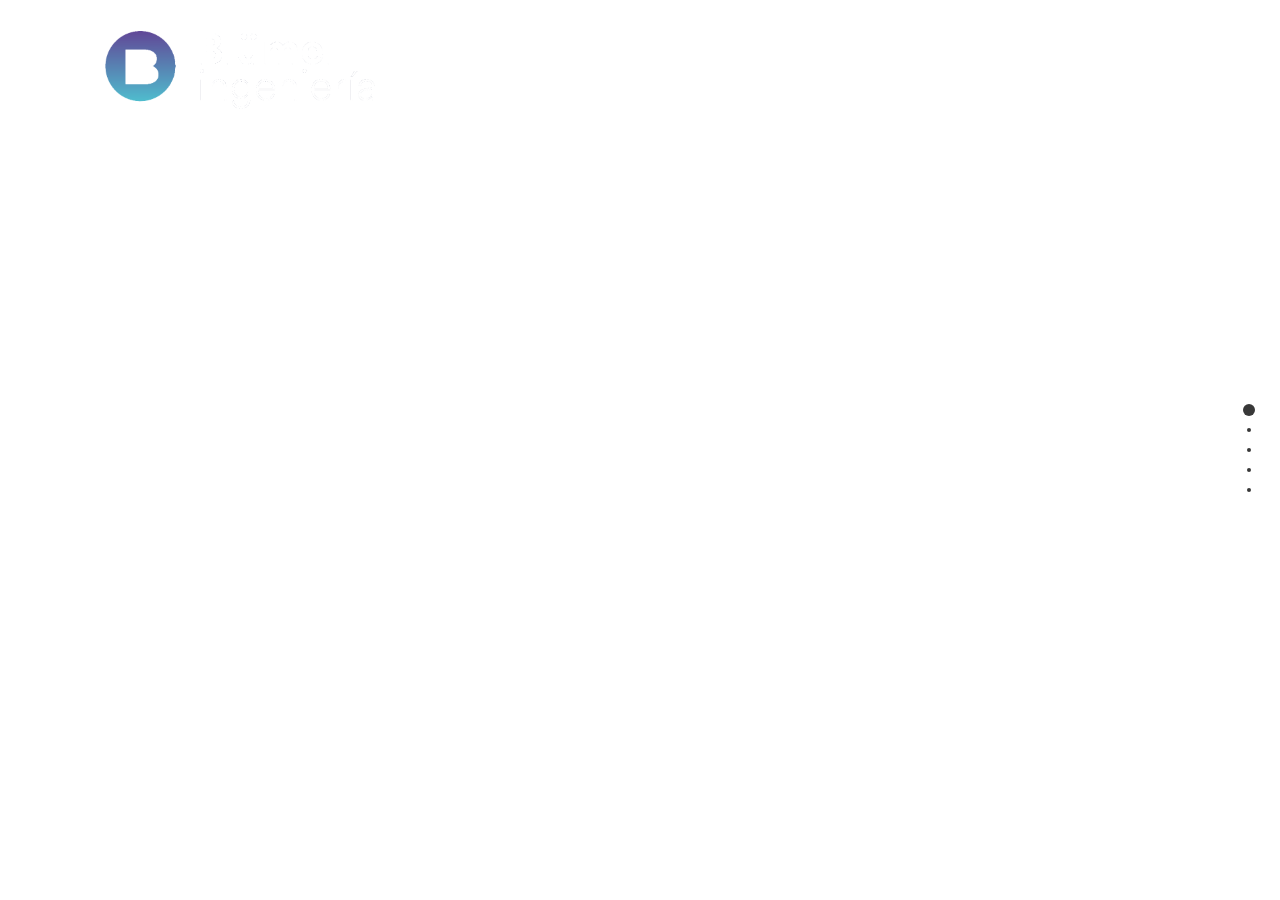
<file: index.html>
<!DOCTYPE html>
<html xmlns="http://www.w3.org/1999/xhtml">

<head>
	<meta http-equiv="Content-Type" content="text/html; charset=utf-8" />
	<meta name="viewport" content="width=device-width, initial-scale=1.0">
	<title>Blümel Ingeniería</title>
	<meta name="author" content="Atacama Hydrogen Hub" />
	<meta name="description" content="Atacama Hydrogen Hub" />
	<meta name="keywords"  content="atacama, hydrogen, hub" />
	<meta name="Resource-type" content="Document" />

	<link rel="stylesheet" href="https://cdnjs.cloudflare.com/ajax/libs/font-awesome/4.7.0/css/font-awesome.min.css">
	<link rel="stylesheet" href="https://maxcdn.bootstrapcdn.com/bootstrap/4.0.0/css/bootstrap.min.css" integrity="sha384-Gn5384xqQ1aoWXA+058RXPxPg6fy4IWvTNh0E263XmFcJlSAwiGgFAW/dAiS6JXm" crossorigin="anonymous">
	<link rel="stylesheet" type="text/css" href="./css/fullpage.css" />
	<link rel="stylesheet" type="text/css" href="./css/style.css" />
	<link rel="stylesheet" type="text/css" href="./css/slick.css"/>
	<link rel="stylesheet" type="text/css" href="./css/slick-theme.css"/>
	<link rel="stylesheet" type="text/css" href="./css/galeria.css"/>

	<link rel="apple-touch-icon" sizes="180x180" href="./img/logo.png">
	<link rel="icon" type="image/png" sizes="32x32" href="./img/logo.png">
	<link rel="icon" type="image/png" sizes="16x16" href="./img/logo.png">
	<link rel="manifest" href="./site.webmanifest">
	<link rel="mask-icon" href="./img/logo.png" color="#5bbad5">
	<meta name="msapplication-TileColor" content="#da532c">
	<meta name="theme-color" content="#ffffff">

</head>

<body>
		

<div class="menu-ahh">	
	<header class="navigation">
		<nav class="navbar fixed-top navbar-expand-lg navigation mt-3" id="navbar">
		  <div class="container">
			<a class="navbar-brand" href="#home"><img src="./img/logoblanco.png"
				alt="Atacama Hydrogen Hub" class="img-fluid logo-ahh-gris"></a>
	  
			<button class="navbar-toggler collapsed" type="button" data-toggle="collapse" data-target="#navbarsExample09"
			  aria-controls="navbarsExample09" aria-expanded="false" aria-label="Toggle navigation" onclick="changeIcon()">
			  <!-- menubar -->
			  <span  class="navbar-toggler-icon"><i class="fa fa-bars" id="togglemenu" ></i></span>
			</button>
	  
			<div class="collapse navbar-collapse text-center" id="navbarsExample09">
			  <ul class="navbar-nav ml-auto navbar-bg">

					<li class="nav-item">
					  	<a class="nav-link" href="#home">Inicio</a>
					</li>
					<li class="nav-item">
						<a class="nav-link" href="#about">Nosotros</a>
					</li>
					<li class="nav-item">
						<a class="nav-link" href="#process">Servicios</a>
					</li>
					<li class="nav-item">
						<a class="nav-link" href="#project">Proyectos</a>
					</li>
					<li class="nav-item">
						<a class="nav-link" href="#contact">Contacto</a>
					</li>

				  </ul>
				</div>
			  </div>
			</nav>
		  </header>	
</div>

	
<!-- 		<div class="modal fade" id="marcelomena" tabindex="-1" role="dialog" aria-labelledby="exampleModalCenterTitle" aria-hidden="true">
			<div class="modal-dialog modal-dialog-centered" role="document">
			<div class="modal-content">
				<div class="modal-header">
				<button type="button" class="close" data-dismiss="modal" aria-label="Close">
					<span aria-hidden="true">&times;</span>
				</button>
				</div>
				<div class="modal-body">
					<div class="about-member modal-about-member">
						<div class="row justify-content-center px-5 pb-2">
							<img src="./img/about/marcelo-mena.jpg" class="rounded-circle image-about-modal" alt="Marcelo Mena">
						</div>
						<h2 class="py-3 px-5 text-center">Marcelo Mena</h2>
						<p class="py-2 px-3 text-justify">Biochemical Civil Engineer, MS and PhD in  environmental engineering from University of  Iowa. Postdoc at MIT. Former Minister of the  Environment of Chile. Former World Bank  Climate Change Research Manager. Member of  the Advisory Council of the Green Hydrogen  Strategy, Advisory Council of Climate Change of  the MMA. Director, PUCV Climate Action Center.</p>		
					</div>
				</div>
				<div class="modal-footer">
				<button type="button" class="btn btn-secondary" data-dismiss="modal">Close</button>
				</div>
			</div>
			</div>
		</div> -->
		

    </div>

<div id="fullpage">

	<!-- Home -->
	<div class="section" id="section0"> 
		<div class="fp-bg"></div>
		<div class="container fixed-bottom mb-4">
			<div class="row justify-content-center">
				<div class="row">
					<div class="col-lg-12">
						<h1>Trabajo a partir de la experiencia en</h1>
						<h1 class="subtitulo">la gestión de diversos proyectos de gran <br>complejidad </h1>
					</div>
				</div>
				<div class="row justify-content-center">
					<div  id="text-home" class="col-lg-4 mx-5 my-5">
						<p class="sans" style="color: white !important;" >representamos una nueva visión de la industria y generamos soporte a nuestros clientes  para que sus proyectos sean exitosos. <p>
					</div>
				</div>
				<div style="width: 100%;"></div>
				<div  class="row align-items-end margin-bottom-learn">
					<a href="#about" class="btn btn-primary px-5 align-items-center py-3" role="button">
						Saber mas 
					</a>
				</div>
			</div>
		</div>
	</div>
	
	<!-- About -->
	<div class="section" id="section1">
		<div class="fp-bg"></div>
		<div class="container d-flex  text-center" style="height: 12vh;">
		</div>
		<div class="container d-flex h-82 text-center pb-5">
			<div class="row justify-content-center align-self-center">
				<div class="row">
					<div class="col-lg-6 text-justify">
						<h1 class="mt-5 mb-3 text-dark title-margin " style="padding-bottom: 25px !important;">Nosotros</h1>
						<p class="text-margin mb-5 sans-import">
							
							
							Somos una empresa con una amplia experiencia en el ámbito contractual en grandes proyectos de Ingeniería, minería y otras industrias. Basado en nuestro trabajo y en el conocimiento de las mejores prácticas tanto a nivel  local como internacional, logramos otorgar a nuestros clientes una asesoría integral en sus proyectos, usando los procedimientos y estándares de trabajo que permiten mejorar la visibilidad y control de estos. Para ello, contamos con una metodología de evaluación que se adecua a cada aspecto relevante en la operación, pasando por todas las etapas del ciclo de vida de un proyecto. Nos encargamos de ayudar a nuestros clientes a controlar, moderar y prevenir los problemas con desviaciones en los contratos.
						
						</p>
					</div>

					
					<div class="col-lg-6 text-justify pc">
						<h1 class="mt-5 mb-3 text-dark title-margin" style="visibility:hidden; padding-bottom: 25px !important;">Nosotros</h1>
						<p class="text-margin mb-5 sans-import">

								Nuestros Clientes son las empresas mandantes que desarrollan grandes proyectos, donde existen múltiples variables complejes que se presentan a diario en los diferentes contratos, que requieren de un entendimiento completo para tomar las acciones necesarias de manera oportuna. Nosotros podemos tomar toda la información y mostrar dónde están los puntos débiles, donde se puede mejorar e implementar cambios para lograr el control y un buen manejo del proyecto.
							
							</p>
					</div>
					
						<!-- <p class="text-margin mb-5 sans-import telefono" style="margin-bottom: 0px !important;">Nuestros Clientes son las empresas mandantes que desarrollan grandes proyectos, donde resulta difícil poder llevar un manejo diario de los diferentes contratos y acciones que deben tomarse de manera oportuna. Nosotros podemos tomar toda la información y mostrar dónde están los puntos débiles, donde se puede mejorar e implementar cambios para lograr el control y un buen manejo del proyecto.
						</p> -->	

					<!-- <div class="col-lg-3 mt-2 about-member">
						EL VACIO
					</div>
					 -->
					<!-- 
					<div class="col-lg-3 mt-2 about-member">
						<button type="button" data-toggle="modal" data-target="#marcelomena">
						<div class="row justify-content-center px-5 pb-2">
							<img src="./img/about/marcelo-mena.jpg" class="rounded-circle image-about" alt="Marcelo Mena">
						</div>
						<h2 class="py-1 px-2 ">Marcelo Mena</h2>
						<p class="py-1 px-2 ">Biochemical Civil Engineer, MS and PhD in environmental engineering from University of Iowa</p>		
						</button>
					</div> -->
				

					<div class="linkedin col-lg-2 mt-2 about-member "  style="padding-top: 50px !important;">
						<button type="button" data-toggle="modal" onclick="location.href = 'https://www.linkedin.com/in/sergio-bl%C3%BCmel-gonz%C3%A1lez-364aa81a/?originalSubdomain=cl'" >
						<div class="row  px-5 pb-2">
							<img src="./img/grey.jpg" class="rounded-circle image-about" >
							
							<img src="./img/linkedin.jpg" class=" rounded-circle image-about overlay"  alt="">
							
							
						</div>
						
						</button>	
					</div>
					<div class="linkedin col-lg-2 mt-2 about-member"  style="padding-top: 25px !important;">
						<button type="button" data-toggle="modal"  onclick="location.href = 'https://www.linkedin.com/in/sergio-bl%C3%BCmel-gonz%C3%A1lez-364aa81a/?originalSubdomain=cl'" >
						
						<h2  style="text-align: left;" class="py-1 px-2 ">Sergio <br> Blümel G.</h2>
						<p  style="text-align: left;"  class="py-1 px-2 ">
							Gerente General - Blümel
							Ingeniería
							<br>
							Ingeniero Civil Industrial /
							Universidad de Chile
						</p>
						<p  style="text-align: left;" class="py-1 px-2 "> <b> Experiencia</b></p>
						<p  style="text-align: left;"  class="py-1 px-2 ">
							Administrador de Contratos,
							Codelco
							<br>
							Gerente de Administración y
							Finanzas, Blanco y Negro S.A

						</p>		
						</button>	
					</div>
					


					<div class="linkedin col-lg-2 mt-2 about-member"  style="padding-top: 50px !important;">
						<button type="button" data-toggle="modal" onclick="location.href = 'https://www.linkedin.com/in/carlos-melo-85952572/?originalSubdomain=cl'" >
						<div class="row  px-5 pb-2">
							<img src="./img/Carlos-Melo-Grey.jpg" class="rounded-circle image-about" alt="">
							<img src="./img/linkedin.jpg" class=" rounded-circle image-about overlay"  alt="">
						</div>
						
						</button>	
					</div>

					<div class="col-lg-2 mt-2 about-member"  style="padding-top: 25px !important;">
						<button type="button" data-toggle="modal"  onclick="location.href = 'https://www.linkedin.com/in/carlos-melo-85952572/?originalSubdomain=cl'">
							<h2  style="text-align: left;" class="py-1 px-2 ">Carlos <br> Melo L.</h2>
							<p  style="text-align: left;"  class="py-1 px-2 ">
								Director General - Blümel Ingeniería
								<br>
								Ingeniero Civil Construcción /
								Universidad de Chile

							</p>
							<p  style="text-align: left;" class="py-1 px-2 "> <b> Experiencia</b></p>
							<p  style="text-align: left;"  class="py-1 px-2 ">
								Gerente de Contratos <br>
								Proyecto Chuqui Subteráneo <br>
								Proyecto Quellaveco <br>
								Proyecto Antucoya <br>  </p>

	
						</button>	
					</div>




					

					<div class="linkedin col-lg-2 mt-2 about-member" style="padding-top: 50px !important;">
						<button type="button" data-toggle="modal" onclick="location.href = 'https://www.linkedin.com/in/sergio-bl%C3%BCmel-mendez-0a6a3949/'">
						<div class="row  px-5 pb-2">
							<img src="./img/blumel-papa-1.jpg" class="rounded-circle image-about" alt="">
							<img src="./img/linkedin.jpg" class=" rounded-circle image-about overlay"  alt="">
						</div>
						
						</button>	
					</div>
					<div class="col-lg-2 mt-2 about-member" style="padding-top: 25px !important;">
						<button type="button" data-toggle="modal" onclick="location.href = 'https://www.linkedin.com/in/sergio-bl%C3%BCmel-mendez-0a6a3949/'">
						
							<h2  style="text-align: left;" class="py-1 px-2 ">Sergio <br> Blümel M.</h2>
						<p  style="text-align: left;"  class="py-1 px-2 ">
							Gerente Operaciones - Blumel Ingeniería <br>
							Post Grado Ingeniería Aeronáutica

							<br>
							Ingeniero Civil Industrial /
							Universidad de Chile
						</p>
						<p  style="text-align: left;" class="py-1 px-2 "> <b> Experiencia</b></p>
						<p  style="text-align: left;"  class="py-1 px-2 ">
							Sub Gerente de Operaciones
							<br>
							Compañía Portuaria intaracid. <br>
							Subdirector FAMAE
							
						</p>		




						</button>	
					</div>




				
				</div>
			</div>
		</div>


<!-- -------------------------------------------------------------------------------- -->

		<div class="slick-aboutmember telefono" style="margin-top: -70px !important; ">


			<div class="about-member">
				<button type="button" data-toggle="modal" onclick="location.href = 'https://www.linkedin.com/in/sergio-bl%C3%BCmel-gonz%C3%A1lez-364aa81a/?originalSubdomain=cl'">
				<div class="row align-items-center">
					<div class="col-4">
						<img src="./img/grey.jpg" class="rounded-circle image-about" alt="Sergio Blümel G">
					</div>
					<div class="col-8 text-right">
						<h2  style="text-align: left;" class="py-1 px-2 ">Sergio <br> Blümel G.</h2>
						<p  style="text-align: left;"  class="py-1 px-2 ">
							Gerente General - Blümel
							Ingeniería
							<br>
							Ingeniero Civil Industrial /
							Universidad de Chile
						</p>
						<p  style="text-align: left;" class="py-1 px-2 "> <b> Experiencia</b></p>
						<p  style="text-align: left;"  class="py-1 px-2 ">
							Administrador de Contratos,
							Codelco
							<br>
							Gerente de Administración y
							Finanzas, Blanco y Negro S.A						
					</div>
				</div>
				</button>
			</div>



			<div class="about-member">
				<button type="button" data-toggle="modal"  onclick="location.href = 'https://www.linkedin.com/in/carlos-melo-85952572/?originalSubdomain=cl'">
				<div class="row align-items-center">
					<div class="col-4">
						<img src="./img/Carlos-Melo-Grey.jpg" class="rounded-circle image-about" alt="Carlos-Melo-Grey">
					</div>
					<div class="col-8 text-right">
						<h2  style="text-align: left;" class="py-1 px-2 ">Carlos <br> Melo L.</h2>
							<p  style="text-align: left;"  class="py-1 px-2 ">
								Director General - Blümel Ingeniería
								<br>
								Ingeniero Civil Construcción /
								Universidad de Chile

							</p>
							<p  style="text-align: left;" class="py-1 px-2 "> <b> Experiencia</b></p>
							<p  style="text-align: left;"  class="py-1 px-2 ">
								Gerente de Contratos <br>
								Proyecto Chuqui Subteráneo <br>
								Proyecto Quellaveco <br>
								Proyecto Antucoya <br>  </p>						
					</div>
				</div>
				</button>
			</div>




			<div class="about-member">
				<button type="button" data-toggle="modal" onclick="location.href = 'https://www.linkedin.com/in/sergio-bl%C3%BCmel-mendez-0a6a3949/'">
				<div class="row align-items-center">
					<div class="col-4">
						<img src="./img/blumel-papa-1.jpg" class="rounded-circle image-about" alt="">
					</div>
					<div class="col-8 text-right">
						<h2  style="text-align: left;" class="py-1 px-2 ">Sergio <br> Blümel M.</h2>
						<p  style="text-align: left;"  class="py-1 px-2 ">
							Gerente Operaciones - Blumel Ingeniería <br>
							Post Grado Ingeniería Aeronáutica

							<br>
							Ingeniero Civil Industrial /
							Universidad de Chile
						</p>
						<p  style="text-align: left;" class="py-1 px-2 "> <b> Experiencia</b></p>
						<p  style="text-align: left;"  class="py-1 px-2 ">
							Sub Gerente de Operaciones
							<br>
							Compañía Portuaria intaracid. <br>
							Subdirector FAMAE
							
						</p>		
				</div>
				</button>
			</div>
			


		</div>

		
	</div>	

	










	<!-- Process -->
	<div class="section" id="section2">
			


		<div class="fp-bg"></div>
		<div class="container d-flex  text-center" style="height: 15vh;">
		</div>
		<div class="container d-flex h-82 text-center pb-5">
			<div class="row justify-content-center align-self-center">
				<div class="row">
					<!-- lg horizontal max 12 -->
					<div class="col-lg-12 text-justify">
						<h1 class="mt-5 mb-3 text-dark title-margin " style="padding-bottom: 25px !important;">Nuestros servicios</h1>
						
					</div>

					
					






					<!-- <div class="col-lg-3 mt-2 about-member">
						EL VACIO
					</div>
					 -->
					<!-- 
					<div class="col-lg-3 mt-2 about-member">
						<button type="button" data-toggle="modal" data-target="#marcelomena">
						<div class="row justify-content-center px-5 pb-2">
							<img src="./img/about/marcelo-mena.jpg" class="rounded-circle image-about" alt="Marcelo Mena">
						</div>
						<h2 class="py-1 px-2 ">Marcelo Mena</h2>
						<p class="py-1 px-2 ">Biochemical Civil Engineer, MS and PhD in environmental engineering from University of Iowa</p>		
						</button>
					</div> -->
									

						<!-- ----------------------------------------- -->


						<div class="col-lg-3 pb-5 about-member pc" data-toggle="modal" style="padding-top: 5vh;">
							<button type="button" data-toggle="modal" >
							<div class="row justify-content-center px-5 pb-2">
								<div class="rounded-circle image-about fondoicono" >
									<img src="./img/c1.svg" style="width: 70%;" class=" image-about " alt="">
								</div>
							</div>
							<h2 class="py-2 px-4">Gestión <br> de <br> contratos</h2>
							<p class="py-2 px-4 sans-import">
							
									Nuestra experiencia en la ingeniería y construcción de grandes proyectos de infraestructura industrial, permite entregar a nuestros clientes un apoyo de alto estándar en los procesos de formación, administración y cierre de contratos.								
							</p>		
							</button>
						</div>


						<!-- ----------------------------------------- -->


						<div class="col-lg-3 pb-5 about-member pc" data-toggle="modal"  style="padding-top: 5vh;">
							<button type="button" data-toggle="modal" >
							<div class="row justify-content-center px-5 pb-2">
								<div class="rounded-circle image-about fondoicono" >
									<img src="./img/c2.svg" style="width: 70%;" class=" image-about " alt="">
								</div>
								
							</div>
							<h2 class="py-2 px-4">Resolución de <br> controversias, claims <br> y arbitrajes </h2>
							<p class="py-2 px-4 sans-import">

								
							Tenemos el expertice que nos permite resolver las controversias que se producen en la ejecución de la obra, evitando su judicialización. En caso de llegar al claim o arbitraje, tenemos una metodología que permite visualizar las responsabilidades de las partes y aportar datos duros para resolver.								
							
							</p>		
							</button>
						</div>


						<!-- ----------------------------------------- -->


						<div class="col-lg-3 pb-5 about-member pc" data-toggle="modal"  style="padding-top: 5vh;">
							<button type="button" data-toggle="modal" >
							<div class="row justify-content-center px-5 pb-2">
								<div class="rounded-circle image-about fondoicono" >
									<img src="./img/3c.svg" style="width: 60%;" class=" image-about " alt="">
								</div>
								
							</div>
							<h2 class="py-2 px-4">Auditoría contractual <br>e inspección  <br> técnica </h2>
							<p class="py-2 px-4 sans-import">
								
								
								A través de una metodología acordada con el Cliente, podemos realizar auditorías contractuales o inspecciones técnicas como un agente externo, entregando una visión real del estatus que se encuentran los contratos o las instalaciones del mandante.
							
							</p>		
							
							
							</button>
						</div>


						<!-- ----------------------------------------- -->


						<div class="col-lg-3 pb-5 about-member pc" data-toggle="modal" style="padding-top: 5vh;">
							<button type="button" data-toggle="modal" >
							<div class="row justify-content-center px-5 pb-2">
								<div class="rounded-circle image-about fondoicono" >
									<img src="./img/4c.svg" style="width: 60%;" class=" image-about " alt="">
								</div>
							</div>
							<h2 class="py-2 px-4"> Control de <br> productividad y <br> eficiencia</h2>
							<p class="py-2 px-4 sans-import">
								
								Cada proyecto debe cumplir con el avance planificado y la producción comprometida. Contamos con las herramientas que facilitan la comprensión del desempeño de la obra, la productividad y la eficiencia en la construcción de los proyectos.
							
							</p>		
							</button>
						</div>

						
				
				</div>
			</div>
		</div>


		<!-- slick-aboutmember -->

		<div class="slick-aboutmember telefono">
			


			<div class="about-member">
				<div class="col-lg-3 pb-5 about-member pc" data-toggle="modal"  style="padding-top: 5vh;">
					<button type="button" data-toggle="modal" >
					<div class="row justify-content-center px-5 pb-2">
						<div class="rounded-circle image-about fondoicono" >
							<img src="./img/c1.svg" style="width: 70%;" class=" image-about " alt="">
						</div>
					</div>
					<h2 class="py-2 px-4">Gestión <br> de <br> contratos</h2>
					<p class="py-2 px-4 sans-import">
						
						Nuestra experiencia en la ingeniería y construcción de grandes proyectos de infraestructura industrial, permite entregar a nuestros clientes un apoyo de alto estándar en los procesos de formación, administración y cierre de contratos.
					
					
					</p>		

					</button>
				</div>
			</div>



			<div class="about-member">
				<div class="col-lg-3 pb-5 about-member pc" data-toggle="modal"  style="padding-top: 5vh;">
					<button type="button" data-toggle="modal" >
					<div class="row justify-content-center px-5 pb-2">
						<div class="rounded-circle image-about fondoicono" >
							<img src="./img/c2.svg" style="width: 70%;" class=" image-about " alt="">
						</div>
						
					</div>
					<h2 class="py-2 px-4">Resolución de <br> controversias, claims <br> y arbitrajes </h2>
					<p class="py-2 px-4 sans-import">
						
						
						Tenemos el expertice que nos permite resolver las controversias que se producen en la ejecución de la obra, evitando su judicialización. En caso de llegar al claim o arbitraje, tenemos una metodología que permite visualizar las responsabilidades de las partes y aportar datos duros para resolver.


					</p>		
					</button>
				</div>

			</div>








			<div class="about-member">
				
				
				<div class="col-lg-3 pb-5 about-member pc" data-toggle="modal"  style="padding-top: 5vh;">
					<button type="button" data-toggle="modal" >
					<div class="row justify-content-center px-5 pb-2">
						<div class="rounded-circle image-about fondoicono" >
							<img src="./img/4c.svg" style="width: 60%;" class=" image-about " alt="">
						</div>
					</div>
					<h2 class="py-2 px-4"> Control de <br> productividad y <br> eficiencia</h2>
					<p class="py-2 px-4 sans-import">

						Cada proyecto debe cumplir con el avance planificado y la producción comprometida. Contamos con las herramientas que facilitan la comprensión del desempeño de la obra, la productividad y la eficiencia en la construcción de los proyectos.

						</p>		
					</button>
				</div>
			</div>

			<!-- ------------------- -->


			<div class="about-member">
				
				
				<div class="col-lg-3 pb-5 about-member pc" data-toggle="modal"  style="padding-top: 5vh;">
					<button type="button" data-toggle="modal" >
					<div class="row justify-content-center px-5 pb-2">
						<div class="rounded-circle image-about fondoicono" >
							<img src="./img/3c.svg" style="width: 60%;" class=" image-about " alt="">
						</div>
					</div>
					<h2 class="py-2 px-4"> Auditoría contractual<br>e inspección  <br> técnica </h2>
					<p class="py-2 px-4 sans-import">

						A través de una metodología acordada con el Cliente, podemos realizar auditorías contractuales o inspecciones técnicas como un agente externo, entregando una visión real del estatus que se encuentran los contratos o las instalaciones del mandante.
				
						</p>		
					</button>
				</div>
			</div>
			


		


		</div>









	</div>














	
	<!-- Project -->
	<div class="section" id="section3" style="background-color: rgb(24,28,76);">



	<div class="pc" style="padding-top: 20vh;">
		
		<div class="gallery-image">
			<div class="img-box">
			  <img src="./img/p_1.jpg" alt="" />
			  <div class="transparent-box">
				<div class="caption">
				  <p style="color: white !important;">Proyecto</p>
				  <p class="opacity-low" style="color: white !important;">Mina Chuquicamata Subterránea</p>
				</div>
			  </div> 
			</div>
			<div class="img-box">
			  <img src="./img/p_2.jpg" alt="" />
			  <div class="transparent-box">
				<div class="caption">
				  <p style="color: white !important;">Proyecto</p>
				  <p class="opacity-low" style="color: white !important;">Ministro Hales</p>
				</div>
			  </div>
			</div>
			<div class="img-box">
			  <img src="./img/p_3.jpg" alt="" />
			  <div class="transparent-box">
				<div class="caption">
				  <p style="color: white !important;">Proyecto</p>
				  <p class="opacity-low" style="color: white !important;">Expansión Andina 244</p>
				</div>
			  </div>
			</div>

			<div class="img-box">
			  <img src="./img/p_4.jpg" alt="" />
			  <div class="transparent-box">
				<div class="caption">
				  <p style="color: white !important;">Ampliación</p>
				  <p class="opacity-low" style="color: white !important;">de muelle del terminal marítimo
				</p>
				</div>
			  </div> 
			</div>

			<div class="img-box">
			  <img src="./img/p_5.jpg" alt="" />
			  <div class="transparent-box">
				<div class="caption">
				  <p style="color: white !important;">Ampliación</p>
				  <p class="opacity-low" style="color: white !important;">del terminal de carga de ferrocarriles</p>
				</div>
			  </div> 
			</div>
			
			<div class="img-box">
			  <img src="./img/p_6.jpg" alt="" />
			  <div class="transparent-box">
				<div class="caption">
				  <p style="color: white !important;">Construcción</p>
				  <p  class="opacity-low" style="color: white !important;"> de estanques de ácido sulfúrico</p>
				</div>
			  </div> 
			</div>
		  </div>



	</div>



















		<!-- ------------------- -->

		
			




		<div class="slick-aboutmember telefono" style="padding-top: 17vh;">


			<div class="about-member">
				<div class="gallery-image">
					<div class="img-box">
						<img src="./img/p_1.jpg" alt="" />
						<div class="transparent-box">
						  <div class="caption">
							<p style="color: white !important;">Proyecto</p>
							<p class="opacity-low" style="color: white !important;">Mina Chuquicamata Subterránea</p>
						  </div>
						</div> 
					  </div>
			</div>		
		</div>



		<div class="about-member">
			<div class="gallery-image">
				<div class="img-box">
					<img src="./img/p_2.jpg" alt="" />
					<div class="transparent-box">
					  <div class="caption">
						<p style="color: white !important;">Proyecto</p>
						<p class="opacity-low" style="color: white !important;">Ministro Hales</p>
					  </div>
					</div>
				  </div>
		</div>		
	</div>



	<div class="about-member">
		<div class="gallery-image">
			<div class="img-box">
				<img src="./img/p_3.jpg" alt="" />
				<div class="transparent-box">
				  <div class="caption">
					<p style="color: white !important;">Proyecto</p>
					<p class="opacity-low" style="color: white !important;">Expansión Andina 244</p>
				  </div>
				</div>
			  </div>
	</div>		
</div>





	


		</div>













		
		<div class="slick-aboutmember telefono" style="padding-top: 2vh;" >

			<div class="about-member">
				<div class="gallery-image">
					<div class="img-box">
						<img src="./img/p_4.jpg" alt="" />
						<div class="transparent-box">
						  <div class="caption">
							<p style="color: white !important;">Ampliación</p>
							<p class="opacity-low" style="color: white !important;">de muelle del terminal marítimo
						  </p>
						  </div>
						</div> 
					  </div>
			</div>		
		</div>



		<div class="about-member">
			<div class="gallery-image">
				<div class="img-box">
					<img src="./img/p_5.jpg" alt="" />
			  <div class="transparent-box">
				<div class="caption">
				  <p style="color: white !important;">Ampliación</p>
				  <p class="opacity-low" style="color: white !important;">del terminal de carga de ferrocarriles</p>
					  </div>
					</div>
				  </div>
		</div>		
	</div>



	<div class="about-member">
		<div class="gallery-image">
			<div class="img-box">
				<img src="./img/p_6.jpg" alt="" />
			  <div class="transparent-box">
				<div class="caption">
				  <p style="color: white !important;">Construcción</p>
				  <p  class="opacity-low" style="color: white !important;"> de estanques de ácido sulfúrico</p>
				  </div>
				</div>
			  </div>
	</div>		
</div>





	


		</div>












	
	</div>

	


	<!-- Contact -->
	<div class="section background-dark" id="section4">
			<div class="fp-bg"></div>
			<div class="map-margin"></div>
			<div class="map-div" style="height: 250px; overflow: hidden;">
				<div class="container w-100">
					<h1 class="contact-information">Información </br>
						de Contacto</h1>
				</div>
				<img  style="width: 100vw;" src="./img/cover.png" alt="">
				<!-- <div id="map" data-center-lat="-33.3920064199644" data-center-lng="-70.59440963116472" data-position-lat="-33.3920064199644" data-position-lng="-70.59440963116472" data-marker="./img/marker-map.png" data-name="Atacama Hydrogen Hub"> -->
			</div>
					

			<div class="container mb-5">
				<div class="row">
					
						<div class="col-lg-12 text-left my-4 text-mobile-justify">
							<h3>Main Contact</h3>
						</div>
						<div class="col-lg-4 text-left margin-bottom-logo text-mobile-justify">
							<a class="" href="#home"><img src="./img/logoblanco.png"
								alt="" class="img-fluid logo-white" style="height: 70px;"></a>
						</div>

						<div class="col-lg-4 text-left text-mobile-justify">
							<p class="direccion">Rosario Sur 91 Of 803,</p>
							<p class="direccion"> Las Condes, Santiago de Chile</p>
							<p><a href="mailto:contact@contact.com">contacto@blumeling.cl</a></p>
							<p>+56 2 3230 9923</p>
						</div>
						<!-- <div class="col-12 text-justify mt-5 disclaimer text-mobile-justify">
							<p class="terms-conditions" data-toggle="modal" >Terms and Conditions</p>


							</div> -->
					
				</div>
			</div>
	</div>

</div>

<script type="text/javascript" src="./js/fullpage.js"></script>
<script type="text/javascript" src="./js/fullpage.parallax.min.js"></script>
<script type="text/javascript" src="./js/fullpage.extensions.min.js"></script>
<script src="https://code.jquery.com/jquery-3.2.1.slim.min.js" integrity="sha384-KJ3o2DKtIkvYIK3UENzmM7KCkRr/rE9/Qpg6aAZGJwFDMVNA/GpGFF93hXpG5KkN" crossorigin="anonymous"></script>
<script type="text/javascript" src="./js/slick.min.js"></script>
<script type="text/javascript" src="./js/imagesloaded.pkgd.min.js"></script>
<!-- <script src="https://maps.googleapis.com/maps/api/js?key=AIzaSyDcYmkpfUJlz82RUknm_QR07ZBtmATaViE"></script> -->
<!--  <script type="text/javascript" src="./js/script.js"></script> -->
<script src="https://cdnjs.cloudflare.com/ajax/libs/popper.js/1.12.9/umd/popper.min.js" integrity="sha384-ApNbgh9B+Y1QKtv3Rn7W3mgPxhU9K/ScQsAP7hUibX39j7fakFPskvXusvfa0b4Q" crossorigin="anonymous"></script>
<script src="https://maxcdn.bootstrapcdn.com/bootstrap/4.0.0/js/bootstrap.min.js" integrity="sha384-JZR6Spejh4U02d8jOt6vLEHfe/JQGiRRSQQxSfFWpi1MquVdAyjUar5+76PVCmYl" crossorigin="anonymous"></script>


<script type="text/javascript">
	var myFullpage = new fullpage('#fullpage', {
		v2compatible: true,
		anchors: ['home', 'about', 'process', 'project', 'contact'],
		licenseKey: '47E5E01E-38AE47EB-BB1C4B0C-E6561B86',
        verticalCentered: false,
		menu: '#menu',
		navigation:true,
        showActiveTooltip: true,
		parallax: true,
		parallaxKey: 'YXRhY2FtYWh5ZHJvZ2VuaHViLmNvbV9yVVNjR0Z5WVd4c1lYZz1XOWo=',
		parallaxOptions: {
			type: 'reveal',
			percentage: 62,
			property: 'translate'
		},
		scrollingSpeed: 1250,
		autoScrolling: true,
		fitToSection:false,
		v2compatible: false,
		afterRender: function(){
			window.scroll({
				top: 1,
				left: 1,
				behavior: 'smooth'
			});
		},
		afterLoad: function(origin, destination, direction){		
            console.log("afterRender");
		},
		onLeave: function(origin, destination, direction){

			if( destination.index == 1 ||  destination.index == 2 || destination.index == 4  || destination.index == 5 || destination.index == 6 || destination.index == 7 ){
				$('.logo-ahh-gris').attr("src","./img/logonegro.png");		
				$('.nav-link').addClass('nav-link-whitebg');						
				$('.demo-wrapper').css("z-index", "0");
			}
			if( destination.index == 3 || destination.index == 0  ){
				$('.logo-ahh-gris').attr("src","./img/logoblanco.png");		
				$('.nav-link').removeClass('nav-link-whitebg');		
				$('.demo-wrapper').css("z-index", "0");
			}
		},
        afterLoad: function(origin, destination, direction){
			fullpage_api.reBuild();
		}
		
    });	
	
	

</script>

<script>
	$('#section0 .fp-bg').imagesLoaded({ background: true },function() {
		$('#fullpage').show();
		$('#section0 .fp-bg').show();		
	});
	$(document).ready(function(){
		$('.slick-aboutmember').slick({
		slidesToScroll: 1,
		initialSlide: 2,
		mobileFirst: true,		
		draggable: false,
		autoplay: true,
		autoplaySpeed: 2700,
		focusOnSelect: false,
		pauseOnFocus: false,
		centerMode: true,
		centerPadding: '5px',
		slidesToShow: 1,
		swipe: false,
		});
	});

	if($(window).width() < 767)
	{
		fullpage_api.destroy('all');
		/* $('#section3').after('<div class="section" id="section9"><div class="fp-bg"></div></div>');
		$('#section9').after('<div class="section" id="section10"><div class="fp-bg"></div></div>'); */
			var myFullpage = new fullpage('#fullpage', {
		v2compatible: true,
		anchors: ['home', 'about', 'process', 'project', 'contact'],
		licenseKey: '47E5E01E-38AE47EB-BB1C4B0C-E6561B86',
        verticalCentered: false,
		menu: '#menu',
		navigation:true,
        showActiveTooltip: true,
		parallax: true,
		parallaxKey: 'YXRhY2FtYWh5ZHJvZ2VuaHViLmNvbV9yVVNjR0Z5WVd4c1lYZz1XOWo=',
		parallaxOptions: {
			type: 'reveal',
			percentage: 62,
			property: 'translate'
		},
		scrollingSpeed: 1250,
		autoScrolling: true,
		fitToSection:false,
		v2compatible: false,
		afterRender: function(){
			window.scroll({
				top: 1,
				left: 1,
				behavior: 'smooth'
			});
		},
		afterLoad: function(origin, destination, direction){		
            console.log("afterRender");
		},
		onLeave: function(origin, destination, direction){

			if( destination.index == 1 || destination.index == 2 ||  destination.index == 4  || destination.index == 5 || destination.index == 6 || destination.index == 7 || destination.index == 8 || destination.index == 9 ){
				$('.logo-ahh-gris').attr("src","./img/logonegro.png");		
				$('.nav-link').addClass('nav-link-whitebg');						
				$('.demo-wrapper').css("z-index", "0");
			}
			if( destination.index == 3 || destination.index == 0  ){
				$('.logo-ahh-gris').attr("src","./img/logoblanco.png");		
				$('.nav-link').removeClass('nav-link-whitebg');		
				$('.demo-wrapper').css("z-index", "0");
			}
		},
        afterLoad: function(origin, destination, direction){
			fullpage_api.reBuild();
		}
		
    });	

	} else {
	}
	
</script>

<script src="./toggle.js"></script>

</body>

</html>
</file>
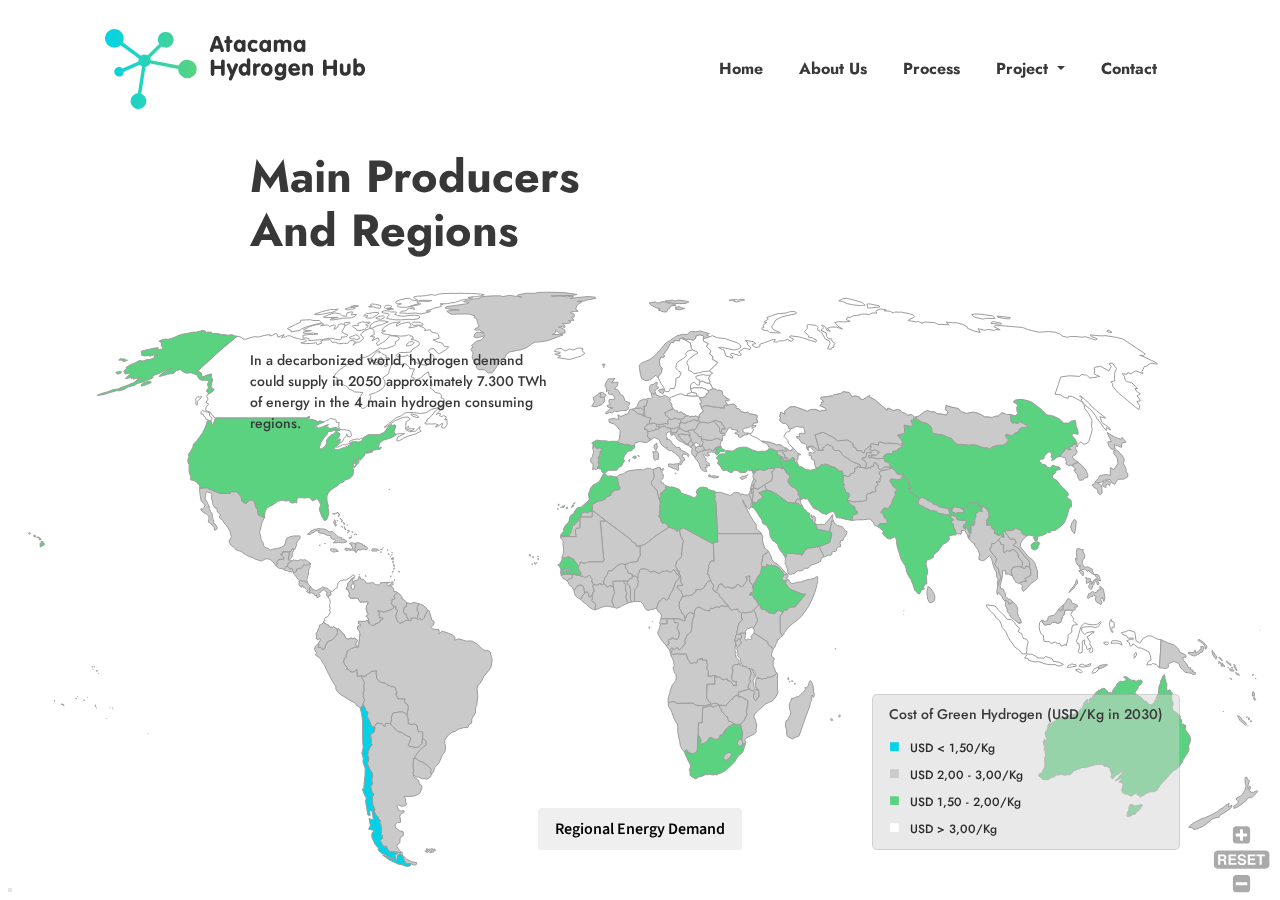
<file: main-producers/index.html>
<!DOCTYPE html>
<html xmlns="http://www.w3.org/1999/xhtml">

<head>
	<meta http-equiv="Content-Type" content="text/html; charset=utf-8" />
	<meta name="viewport" content="width=device-width, initial-scale=1.0">
	<title>Atacama Hydrogen Hub</title>
	<meta name="author" content="Atacama Hydrogen Hub" />
	<meta name="description" content="Atacama Hydrogen Hub" />
	<meta name="keywords"  content="atacama, hydrogen, hub" />
	<meta name="Resource-type" content="Document" />

	<link rel="stylesheet" href="https://cdnjs.cloudflare.com/ajax/libs/font-awesome/4.7.0/css/font-awesome.min.css">
	<link rel="stylesheet" href="https://maxcdn.bootstrapcdn.com/bootstrap/4.0.0/css/bootstrap.min.css" integrity="sha384-Gn5384xqQ1aoWXA+058RXPxPg6fy4IWvTNh0E263XmFcJlSAwiGgFAW/dAiS6JXm" crossorigin="anonymous">
	<link rel="stylesheet" type="text/css" href="../css/fullpage.css" />
	<link rel="stylesheet" type="text/css" href="../css/style.css" />
	<link rel="stylesheet" type="text/css" href="../css/slick.css"/>
	<link rel="stylesheet" type="text/css" href="../css/slick-theme.css"/>

	<link rel="apple-touch-icon" sizes="180x180" href="../apple-touch-icon.png">
	<link rel="icon" type="image/png" sizes="32x32" href="../favicon-32x32.png">
	<link rel="icon" type="image/png" sizes="16x16" href="../favicon-16x16.png">
	<link rel="manifest" href="../site.webmanifest">
	<link rel="mask-icon" href="../safari-pinned-tab.svg" color="#5bbad5">
	<meta name="msapplication-TileColor" content="#da532c">
	<meta name="theme-color" content="#ffffff">



	<link href="../map/demo.css" rel="stylesheet" type="text/css">
	<link href="../map/svgMap.css" rel="stylesheet" type="text/css">

</head>

<body>

<!-- Button trigger modal -->
<button type="button" class="btn boton-informacion px-3 py-2" data-toggle="modal" data-target="#exampleModalCenter">
	Regional Energy Demand
  </button>
  
  <!-- Modal -->
  <div class="modal fade" id="exampleModalCenter" tabindex="-1" role="dialog" aria-labelledby="exampleModalCenterTitle" aria-hidden="true">
	<div class="modal-dialog modal-lg modal-dialog-centered" role="document">
	  <div class="modal-content ">
		<div class="modal-header text-center">
		  <h5 class="modal-title " id="exampleModalLongTitle">Regional Energy Demand Supplied with Hydrogen (TWh)</h5>
		  <button type="button" class="close" data-dismiss="modal" aria-label="Close">
			<span aria-hidden="true">&times;</span>
		  </button>
		</div>
		<div class="modal-body">
			<div class="regional-energy mx-5 my-3">
			</div>
			<div class="row mt-5">
				<div class="col-lg-6 px-5 project-overview-rationale">
					<h3 class="text-dark mb-3 text-center">Main Producers and Regions</h3>
					<li> There are 4 main regions with significant 
						projected hydrogen demand growth</li>
					<li> US might be able to produce sufficient for 
						internal consumption</li>
				</div>
				<div class="col-lg-6 px-5 project-overview-rationale">
					<h3 class="text-dark mb-3 text-center">Supply Chain and Export Opportunity</h3>
					<li>Europe has closer import options from Middle East</li>
					<li>Korea, Japan and maybe China could be good 
						opportunities for Chilean exports</li>
				</div>
			</div>
		</div>
	  </div>
	</div>
  </div>

		

<div class="menu-ahh">	
		<header class="navigation">
			<nav class="navbar fixed-top navbar-expand-lg navigation mt-3" id="navbar">
			  <div class="container">
				<a class="navbar-brand" href="#main-producers"><img src="../img/ahh-logo-blanco.svg"
					alt="Atacama Hydrogen Hub" class="img-fluid logo-ahh-gris"></a>
		  
				<button class="navbar-toggler collapsed" type="button" data-toggle="collapse" data-target="#navbarsExample09"
				  aria-controls="navbarsExample09" aria-expanded="false" aria-label="Toggle navigation">
				  <span class="navbar-toggler-icon"><i class="fa fa-bars menu-icon"></i></span>
				</button>
		  
				<div class="collapse navbar-collapse text-center" id="navbarsExample09">
					<ul class="navbar-nav ml-auto navbar-bg">

					<li class="nav-item">
					  	<a class="nav-link nav-link-whitebg" href="../#home">Home</a>
					</li>
					<li class="nav-item">
						<a class="nav-link nav-link-whitebg" href="../#about">About Us</a>
					</li>
					<li class="nav-item">
						<a class="nav-link nav-link-whitebg" href="../#process">Process</a>
					</li>
					<li class="nav-item dropdown">
						<a class="nav-link nav-link-whitebg dropdown-toggle" href="#project" id="navbarDropdown" role="button" data-toggle="dropdown" aria-haspopup="true" aria-expanded="false">
						  Project
						</a>
						<div class="dropdown-menu" aria-labelledby="navbarDropdown">
						  <a class="dropdown-item" href="../#project">Overview And Rationale</a>
						  <a class="dropdown-item" href="../supply-and-demand">Supply And Demand Projections</a>
						  <a class="dropdown-item" href="#main-producers">Main Producers and Regions</a>
						</div>
					</li>
					<li class="nav-item">
						<a class="nav-link nav-link-whitebg" href="../#contact">Contact</a>
					</li>

				  </ul>
				</div>
			  </div>
			</nav>
		  </header>	
</div>



<div id="fullpage">

	<!-- Home -->
	
		<!-- Project -->
		<div class="section" id="section5">
			<div class="fp-bg"></div>
	</div>

			



</div>

<div class="demo-wrapper">
		   
	<div class="demo-container">		   
	  <div id="svgMapPersonHeight"></div>
	</div>

 </div>

 





<div class="main-producers-h1"><h1 class="text-dark ">Main Producers
	</br>
	And Regions</h1>
</div>
<div class="main-producers-p"> 
	<p class="">In a decarbonized world, hydrogen demand could supply in 
		2050 approximately 7.300 TWh of energy in the 4 main hydrogen 
		consuming regions.</p>
</div>

<div class="leyenda-mapa px-3 py-2">
	<h3 class="text-dark mb-2">Cost of Green Hydrogen (USD/Kg in 2030)</h3>
	<ul>
		<li class="color-1">USD < 1,50/Kg</li>
		<li class="color-2">USD 2,00 - 3,00/Kg</li>
		<li class="color-3">USD 1,50 - 2,00/Kg</li>
		<li class="color-4">USD > 3,00/Kg</li>
	</ul>	
</div>



<script type="text/javascript" src="../js/fullpage.js"></script>
<script type="text/javascript" src="../js/fullpage.parallax.min.js"></script>
<script type="text/javascript" src="../js/fullpage.extensions.min.js"></script>
<script src="https://code.jquery.com/jquery-3.2.1.slim.min.js" integrity="sha384-KJ3o2DKtIkvYIK3UENzmM7KCkRr/rE9/Qpg6aAZGJwFDMVNA/GpGFF93hXpG5KkN" crossorigin="anonymous"></script>
<script type="text/javascript" src="../js/slick.min.js"></script>
<script type="text/javascript" src="../js/imagesloaded.pkgd.min.js"></script>
<!-- <script src="https://maps.googleapis.com/maps/api/js?key=AIzaSyDcYmkpfUJlz82RUknm_QR07ZBtmATaViE"></script> -->
<!--  <script type="text/javascript" src="./js/script.js"></script> -->
<script src="https://cdnjs.cloudflare.com/ajax/libs/popper.js/1.12.9/umd/popper.min.js" integrity="sha384-ApNbgh9B+Y1QKtv3Rn7W3mgPxhU9K/ScQsAP7hUibX39j7fakFPskvXusvfa0b4Q" crossorigin="anonymous"></script>
<script src="https://maxcdn.bootstrapcdn.com/bootstrap/4.0.0/js/bootstrap.min.js" integrity="sha384-JZR6Spejh4U02d8jOt6vLEHfe/JQGiRRSQQxSfFWpi1MquVdAyjUar5+76PVCmYl" crossorigin="anonymous"></script>

<script src="../map/svg-pan-zoom.min.js"></script>
<script src="../map/svgMap.js"></script>
<script src="../map/data/personHeight.js"></script>
<script src="../map/local/countriesEN.js"></script>
<script>
  new svgMap({
	targetElementID: 'svgMapPersonHeight',
	countryNames: svgMapCountryNamesEN,
	data: svgMapDataPersonHeight,
	colorMin: '#5bd27f',
	colorMax: '#00d3e7',
	hideFlag: true,
	noDataText: 'No Data'
  });
</script>

<script type="text/javascript">
	var myFullpage = new fullpage('#fullpage', {
		anchors: ['main-producers'],
		licenseKey: '47E5E01E-38AE47EB-BB1C4B0C-E6561B86',
        verticalCentered: false,
		navigation:false,
        showActiveTooltip: true,
		parallax: true,
		parallaxKey: 'YXRhY2FtYWh5ZHJvZ2VuaHViLmNvbV9yVVNjR0Z5WVd4c1lYZz1XOWo=',
		parallaxOptions: {
			type: 'reveal',
			percentage: 62,
			property: 'translate'
		},
		scrollingSpeed: 1250,
		autoScrolling: true,
		fitToSection:false,
		v2compatible: false,		
		afterRender: function(){
			
			console.log("Cargado")
			window.scroll({
				top: 1,
				left: 1,
				behavior: 'smooth'
			});
		},
		afterLoad: function(origin, destination, direction){		
					},
		onLeave: function(origin, destination, direction){
			if(destination.index == 1 || destination.index == 2  ){						
				$('#fullpage').css("z-index", "101");
			}
			if(destination.index == 0  ){
				$('#fullpage').css("z-index", "0");
			}
		},	
        afterLoad: function(origin, destination, direction){
			fullpage_api.reBuild();
		}
    });	
	
	

</script>

<script>
	$('#section0 .fp-bg').imagesLoaded({ background: true },function() {
		$('#fullpage').show();
		$('#section0 .fp-bg').show();		
	});

	$(document).ready(function(){
		$('.slick-aboutmember').slick({
		slidesToScroll: 1,
		initialSlide: 2,
		mobileFirst: true,		
		draggable: false,
		autoplay: true,
		autoplaySpeed: 2000,
		focusOnSelect: false,
		pauseOnFocus: false,
		centerMode: true,
		centerPadding: '5px',
		slidesToShow: 1,
		swipe: false,
		});
	});

	if($(window).width() < 767)
	{
		$('.demo-wrapper').addClass('opacity-0');
		fullpage_api.destroy('all');
		$('#section5').after('<div class="section" id="section12"><div class="fp-bg"></div></div>');
		$('.demo-wrapper').removeClass('opacity-0');
		$('.main-producers-p, .leyenda-mapa').addClass('d-none');	
			var myFullpage = new fullpage('#fullpage', {
		v2compatible: true,
		anchors: ['main-producers', 'main-producers-map'],
		licenseKey: '47E5E01E-38AE47EB-BB1C4B0C-E6561B86',
        verticalCentered: false,
		menu: '#menu',
		navigation:true,
        showActiveTooltip: true,
		parallax: true,
		parallaxKey: 'YXRhY2FtYWh5ZHJvZ2VuaHViLmNvbV9yVVNjR0Z5WVd4c1lYZz1XOWo=',
		parallaxOptions: {
			type: 'reveal',
			percentage: 62,
			property: 'translate'
		},
		scrollingSpeed: 1250,
		autoScrolling: true,
		fitToSection:false,
		v2compatible: false,
		afterRender: function(){
			window.scroll({
				top: 1,
				left: 1,
				behavior: 'smooth'
			});
		},
		afterLoad: function(origin, destination, direction){		
            console.log("afterRender");
		},
		onLeave: function(origin, destination, direction){

		if( destination.index == 1 ){	
			$('.main-producers-p, .leyenda-mapa').removeClass('d-none');
			$('.demo-wrapper').addClass('opacity-0');
			
		}
		if( destination.index == 0 ){				
			$('.main-producers-p, .leyenda-mapa').addClass('d-none');			
			$('.demo-wrapper').removeClass('opacity-0');
		}
		},
        afterLoad: function(origin, destination, direction){
			fullpage_api.reBuild();
		}
		
    });	

	} else {
	}
</script>

</body>

</html>
</file>
<file: css/fullpage.css>
/*!
 * fullPage 3.0.7
 * https://github.com/alvarotrigo/fullPage.js
 *
 * @license GPLv3 for open source use only
 * or Fullpage Commercial License for commercial use
 * http://alvarotrigo.com/fullPage/pricing/
 *
 * Copyright (C) 2018 http://alvarotrigo.com/fullPage - A project by Alvaro Trigo
 */
html.fp-enabled,
.fp-enabled body {
    margin: 0;
    padding: 0;
    overflow:hidden;

    /*Avoid flicker on slides transitions for mobile phones #336 */
    -webkit-tap-highlight-color: rgba(0,0,0,0);
}
.fp-section {
    position: relative;
    -webkit-box-sizing: border-box; /* Safari<=5 Android<=3 */
    -moz-box-sizing: border-box; /* <=28 */
    box-sizing: border-box;
}
.fp-slide {
    float: left;
}
.fp-slide, .fp-slidesContainer {
    height: 100%;
    display: block;
}
.fp-slides {
    z-index:1;
    height: 100%;
    overflow: hidden;
    position: relative;
    -webkit-transition: all 0.3s ease-out; /* Safari<=6 Android<=4.3 */
    transition: all 0.3s ease-out;
}
.fp-section.fp-table, .fp-slide.fp-table {
    display: table;
    table-layout:fixed;
    width: 100%;
}
.fp-tableCell {
    display: table-cell;
    vertical-align: middle;
    width: 100%;
    height: 100%;
}
.fp-slidesContainer {
    float: left;
    position: relative;
}
.fp-controlArrow {
    -webkit-user-select: none; /* webkit (safari, chrome) browsers */
    -moz-user-select: none; /* mozilla browsers */
    -khtml-user-select: none; /* webkit (konqueror) browsers */
    -ms-user-select: none; /* IE10+ */
    position: absolute;
    z-index: 4;
    top: 50%;
    cursor: pointer;
    width: 0;
    height: 0;
    border-style: solid;
    margin-top: -38px;
    -webkit-transform: translate3d(0,0,0);
    -ms-transform: translate3d(0,0,0);
    transform: translate3d(0,0,0);
}
.fp-controlArrow.fp-prev {
    left: 15px;
    width: 0;
    border-width: 38.5px 34px 38.5px 0;
    border-color: transparent #fff transparent transparent;
}
.fp-controlArrow.fp-next {
    right: 15px;
    border-width: 38.5px 0 38.5px 34px;
    border-color: transparent transparent transparent #fff;
}
.fp-scrollable {
    overflow: hidden;
    position: relative;
}
.fp-scroller{
    overflow: hidden;
}
.iScrollIndicator{
    border: 0 !important;
}
.fp-notransition {
    -webkit-transition: none !important;
    transition: none !important;
}
#fp-nav {
    position: fixed;
    z-index: 100;
    margin-top: -32px;
    top: 50%;
    opacity: 1;
    -webkit-transform: translate3d(0,0,0);
}
#fp-nav.fp-right {
    right: 17px;
}
#fp-nav.fp-left {
    left: 17px;
}
.fp-slidesNav{
    position: absolute;
    z-index: 4;
    opacity: 1;
    -webkit-transform: translate3d(0,0,0);
    -ms-transform: translate3d(0,0,0);
    transform: translate3d(0,0,0);
    left: 0 !important;
    right: 0;
    margin: 0 auto !important;
}
.fp-slidesNav.fp-bottom {
    bottom: 17px;
}
.fp-slidesNav.fp-top {
    top: 17px;
}
#fp-nav ul,
.fp-slidesNav ul {
  margin: 0;
  padding: 0;
}
#fp-nav ul li,
.fp-slidesNav ul li {
    display: block;
    width: 14px;
    height: 13px;
    margin: 7px;
    position:relative;
}
.fp-slidesNav ul li {
    display: inline-block;
}
#fp-nav ul li a,
.fp-slidesNav ul li a {
    display: block;
    position: relative;
    z-index: 1;
    width: 100%;
    height: 100%;
    cursor: pointer;
    text-decoration: none;
}
#fp-nav ul li a.active span,
.fp-slidesNav ul li a.active span,
#fp-nav ul li:hover a.active span,
.fp-slidesNav ul li:hover a.active span{
    height: 12px;
    width: 12px;
    margin: -6px 0 0 -6px;
    border-radius: 100%;
 }
#fp-nav ul li a span,
.fp-slidesNav ul li a span {
    border-radius: 50%;
    position: absolute;
    z-index: 1;
    height: 4px;
    width: 4px;
    border: 0;
    background: #333;
    left: 50%;
    top: 50%;
    margin: -2px 0 0 -2px;
    -webkit-transition: all 0.1s ease-in-out;
    -moz-transition: all 0.1s ease-in-out;
    -o-transition: all 0.1s ease-in-out;
    transition: all 0.1s ease-in-out;
}
#fp-nav ul li:hover a span,
.fp-slidesNav ul li:hover a span{
    width: 10px;
    height: 10px;
    margin: -5px 0px 0px -5px;
}
#fp-nav ul li .fp-tooltip {
    position: absolute;
    top: -2px;
    color: #fff;
    font-size: 14px;
    font-family: arial, helvetica, sans-serif;
    white-space: nowrap;
    max-width: 220px;
    overflow: hidden;
    display: block;
    opacity: 0;
    width: 0;
    cursor: pointer;
}
#fp-nav ul li:hover .fp-tooltip,
#fp-nav.fp-show-active a.active + .fp-tooltip {
    -webkit-transition: opacity 0.2s ease-in;
    transition: opacity 0.2s ease-in;
    width: auto;
    opacity: 1;
}
#fp-nav ul li .fp-tooltip.fp-right {
    right: 20px;
}
#fp-nav ul li .fp-tooltip.fp-left {
    left: 20px;
}
.fp-auto-height.fp-section,
.fp-auto-height .fp-slide,
.fp-auto-height .fp-tableCell{
    height: auto !important;
}

.fp-responsive .fp-auto-height-responsive.fp-section,
.fp-responsive .fp-auto-height-responsive .fp-slide,
.fp-responsive .fp-auto-height-responsive .fp-tableCell {
    height: auto !important;
}

/*Only display content to screen readers*/
.fp-sr-only{
    position: absolute;
    width: 1px;
    height: 1px;
    padding: 0;
    overflow: hidden;
    clip: rect(0, 0, 0, 0);
    white-space: nowrap;
    border: 0;
}
</file>
<file: css/style.css>
@CHARSET "ISO-8859-1";

@import url('https://fonts.googleapis.com/css?family=Source+Sans+Pro:300,600,900&display=swap');
@import url('https://fonts.googleapis.com/css2?family=Jost:wght@300;500;700&display=swap');


@import url('https://fonts.googleapis.com/css2?family=Roboto:wght@300&display=swap');


/* Reset CSS
 * --------------------------------------- */
body,div,dl,dt,dd,ul,ol,li,h1,h2,h3,h4,h5,h6,pre,
form,fieldset,input,textarea,p,blockquote,th,td {
    padding: 0;
	margin: 0;	
}



fieldset,img {
    border: 0;
}
address,caption,cite,code,dfn,em,strong,th,var {
    font-weight: normal;
    font-style: normal;
}
strong{
	font-weight: bold;
}
ol,ul {
    list-style: none;
    margin:0;
    padding:0;
}
caption,th {
    text-align: left;

}
q:before,q:after {
    content:'';
}
abbr,acronym { border: 0;
}


/* Custom CSS
 * --------------------------------------- */

 .overlay {
	position: absolute;	
	opacity: 0;
	transition: .5s ease;
	background-color: #008CBA;	
	width: max-content;
	mix-blend-mode: hard-light;

  }

  
  .linkedin:hover .overlay {
	opacity: 0.6;
	
  }
  



.sans{
	font-family: 'Roboto', sans-serif !important;
	font-size: 20px !important;
}

.sans-import{
	font-family: 'Roboto', sans-serif !important;
}




.telefono{
	display: none !important;
}

.pc{
	display: block !important;
}


body{
	font-family: 'Source Sans Pro', sans-serif;
	background-color: #fff;	
}

.nav-link{
	font-family: 'Jost', sans-serif;
	font-weight: 700;
	color: #fff;
	margin-left: 10px;
	margin-right: 10px;
}

.dropdown-item{
	font-family: 'Jost', sans-serif;
	font-weight: 500;
	font-size: 12px;
}

.nav-link:hover, .dropdown-item:hover{
	background: linear-gradient(to bottom, #523e80 0%, #4fbbcd 100%); !important;
	-webkit-background-clip: text;
	-webkit-text-fill-color: transparent;
	-webkit-transition: all ease-in-out 250ms;
    -moz-transition: all ease-in-out 250ms;
    -o-transition: all ease-in-out 250ms;
    transition: all ease-in-out 250ms;
}

.nav-link-whitebg{
	color: #383838 !important;
}



h1{
	font-family: 'Jost', sans-serif;
	font-weight: 700;
	font-size: 65px;
	color: #fff;
}

.text-dark{
	color: #383838 !important;
}

h2{
	font-family: 'Jost', sans-serif;
	font-weight: 700;
	font-size: 25px;
	color: #383838;
}
p {
	font-family: 'Jost', sans-serif;
	font-weight: 500;
	font-size: 14px;
	color: #383838;	
}
h3{
	font-family: 'Jost', sans-serif;
	font-weight: 500;
	font-size: 15px;
    line-height: 22px;
	color: #fff;
}
h4{

}
h5{

}

#section1 p {
	font-size: 13px;
}

.mapa{
	width: 100%;
}
 .section{
	 text-align:center;
 }
 #section0 .fp-bg{
	
	background-color: #fff;
	 display: none;

	 background-image: 
	  /* top, transparent black, faked with gradient */ 
	  linear-gradient(
		rgba(0, 0, 0, 0.4), 
		rgba(0, 0, 0, 0.4)
	  ),
	  /* bottom, image */
	 url(../img/Acerca_chuqui.jpg); 




	 background-size: cover;
     background-position: center 80%;
 }
 #section1 .fp-bg{
	background-color: #fff;

 }
 #section2 .fp-bg{
	background-color: #fff;
 }
 #section3 .fp-bg{
	background-color: #fff;
    background-image: url(../img/process-overview.svg);
	background-repeat: no-repeat;
    background-size: 50%;
    background-position: right 70px bottom 55px;

 }

 #section6 .fp-bg{
	background-color: #fff;
    background-image: url(../img/process.svg);
	background-repeat: no-repeat;
	background-size: 80%;
	background-position: right 20% bottom 10% ;

 }


 #section7 .fp-bg{
	background-color: #fff;
    background-image: url(../img/process-diagram.svg);
	background-repeat: no-repeat;
	background-size: 80%;
	background-position: center ;

 }

 #section8 .fp-bg{
	background-color: #fff;
    background-image: url(../img/regions.svg);
	background-repeat: no-repeat;
	background-size: 85%;
	background-position: center ;

 }

/*  #section2 .fp-bg{
	background-color: #fff;
    background-image: url(../img/process-ahh-bg2.jpg);
	background-size: cover;
	background-position: center 80%;
 } */

 #section9 .fp-bg{
	background-color: #fff;
    background-image: url(../img/process-overview-1mobile.svg);
	background-repeat: no-repeat;
    background-size: 90%;
    background-position-x: center;
    background-position-y: 85%;
 }
 #section10 .fp-bg{
	background-color: #fff;
    background-image: url(../img/process-overview-2mobile.svg);
	background-repeat: no-repeat;
    background-size: 90%;
    background-position-x: center;
    background-position-y: 85%;
 }
 #section11 .fp-bg{
	background-color: #fff;
    background-image: url(../img/process.svg);
    background-repeat: no-repeat;
    background-size: 185%;
    background-position-x: 90%;
    background-position-y: 60%;
 }

 #section4 h2{
    color: #F1F3F4;
 }

#fullpage {
	display: none;
}

.logo-ahh-gris{
    height: 80px;
    z-index: 10;

}

.image-about {
    /* width: auto; */
    height: 9.5vw;
	width: 9.5vw;
	
}
.fondoicono{
	background: linear-gradient(to bottom, #523e80 0%, #4fbbcd 100%); !important;
	width: auto;
    height: auto;
	max-height: fit-content
}




.image-about-modal{
	height: 80%;
}

.modal-lg-2 {
	max-width: 80% !important;
}

.rounded-process {
	border-radius: 30px;
}

.leyenda-mapa > ul {
	list-style: none; 
  }
  
.leyenda-mapa > ul li::before {
	content: "■";  
	margin-right: 10px; 
	font-size: 18px;
}

.carousel-fade .carousel-item {
	opacity: 0;
	transition-duration: .01s;
	transition-property: opacity;
}

.carousel-fade .carousel-item.active,
.carousel-fade .carousel-item-next.carousel-item-left,
.carousel-fade .carousel-item-prev.carousel-item-right {
	opacity: 1;
}

.carousel-fade .active.carousel-item-left,
.carousel-fade .active.carousel-item-right {
	opacity: 0;
}

.carousel-fade .carousel-item-next,
.carousel-fade .carousel-item-prev,
.carousel-fade .carousel-item.active,
.carousel-fade .active.carousel-item-left,
.carousel-fade .active.carousel-item-prev {
	transform: translateX(0);
	transform: translate3d(0, 0, 0);
}

.color-1::before {
	color: #00d3e7;
}

.color-2::before {
	color: #cacaca;
}

.color-3::before {
	color: #5bd27f;
}

.color-4::before {
	color: #fff;
} 


.leyenda-mapa{
	font-family: 'Jost', sans-serif;
	font-weight: 500;
	font-size: 12px;
	color: #2a2a2a;	
	z-index: 999;
	background: rgba(212, 212, 212, 0.5);
	border: solid 1px rgb(0, 0, 0, 0.1);
	border-radius: 5px;
    position: absolute;
    right: 100px;
	bottom: 50px;
}

.project-overview-rationale li{
	font-family: 'Jost', sans-serif;
	font-weight: 500;
	font-size: 12px;
	color: #383838;	
}

.project-overview-rationale h3{
	font-family: 'Jost', sans-serif;
	font-weight: 500;
	font-size: 18px;
	color: #383838;	
}

.rounded-process-div {
	background-image: url(/img/process-iso.png);
	background-size: contain;
    background-repeat: no-repeat;
    background-position: top;
	margin-top: -145px;
	height: 500px;
}
.rounded-process-img{
	position: absolute;
    bottom: 0px;
    height: 20%;
    left: 50%;
    transform: translateX(-50%);
	display: none;
}

.regional-energy {
	background-image: url(/img/regional-energy.svg);
	background-size: contain;
    background-repeat: no-repeat;
    background-position: top;
	margin-top: 20px;
	height: 425px
}

.supply-energy {
	background-image: url(/img/supply-energy.svg);
	background-size: contain;
    background-repeat: no-repeat;
    background-position: top;
	margin-top: 20px;
	height: 250px
}
/* -----------MENU------------- */
#togglemenu {
	background: linear-gradient(to bottom, #523e80 0%, #4fbbcd 100%); !important;
	-webkit-background-clip: text;
	-webkit-text-fill-color: transparent;
}

.social-media {
	height: 45px;
	width: 45px;	
	cursor: pointer;
}

.navbar-toggler {
	border: none !important;
	outline: none !important;
}

#fp-nav ul li a span, .fp-slidesNav ul li a span{
	background: #383838;
}


.container {
		max-width: 1400px;
}

.btn-primary{
	background: linear-gradient(to bottom, #523e80 0%, #4fbbcd 100%); !important;
	border: none;
	font-family: 'Jost', sans-serif;
	font-weight: 700;
	font-size: 1.5rem;
	color: #fff;
	border-radius: 30px;
}

.terms-conditions {
	color: #fff;	
	font-size: 13px !important;
	text-decoration: underline;
}

.terms-conditions:hover, .color-text:hover {
	background: linear-gradient(to bottom, #523e80 0%, #4fbbcd 100%); !important;
	-webkit-background-clip: text;
	-webkit-text-fill-color: transparent;
	-webkit-transition: all ease-in-out 250ms;
    -moz-transition: all ease-in-out 250ms;
    -o-transition: all ease-in-out 250ms;
    transition: all ease-in-out 250ms;
}

.contact-information {
	position: absolute;
    z-index: 2;
	text-align: left;
	margin-top: 40px;
}


p a {
	color: #fff;
	text-decoration: underline;
}

p a:hover {
	background: linear-gradient(to bottom, #523e80 0%, #4fbbcd 100%); !important;
	-webkit-background-clip: text;
	-webkit-text-fill-color: transparent;
	-webkit-transition: all ease-in-out 250ms;
    -moz-transition: all ease-in-out 250ms;
    -o-transition: all ease-in-out 250ms;
    transition: all ease-in-out 250ms;
}


.logo-white:hover ,.social-media:hover{
	opacity: 0.7;
	-webkit-transition: all ease-in-out 250ms;
    -moz-transition: all ease-in-out 250ms;
    -o-transition: all ease-in-out 250ms;
    transition: all ease-in-out 250ms;
}

.phone {
	text-decoration: none;
}

#section4 p, .direccion-p {
	color: #fff;
	font-size: 11px;
}

.direccion {
	font-size: 13px !important;
}

.direccion-p {
	font-size: 11px !important;
}

.disclaimer p {
	font-weight: 300;
}

.map-margin {
	height: 250px;
	background: #fff;
}

.background-dark {
	background: #383838;
}

.margin-bottom-learn {
	margin-bottom: 125px;
}

.boton-informacion {
	font-family: 'Source Sans Pro', sans-serif;
	font-weight: 600;
	z-index: 50;
	position: absolute;
	left: 50%;
	transform: translateX(-50%);
	bottom: 50px;
}

.boton-informacion:hover {
	background: linear-gradient(to bottom, #523e80 0%, #4fbbcd 100%); !important;
	-webkit-transition: all ease-in-out 250ms;
    -moz-transition: all ease-in-out 250ms;
    -o-transition: all ease-in-out 250ms;
    transition: all ease-in-out 250ms;
}


.about-member > button {
  background-color: transparent;
  border: transparent;
  box-shadow: none;
}

.about-member > button:focus {
	outline: none;
  }

.about-member > button {
	cursor: pointer;
}  

.about-member > button:hover > h2 {
	background: linear-gradient(to bottom, #523e80 0%, #4fbbcd 100%); !important;
	transform: scale(1.025);
	-webkit-background-clip: text;
	-webkit-text-fill-color: transparent;
	-webkit-transition: all ease-in-out 250ms;
    -moz-transition: all ease-in-out 250ms;
    -o-transition: all ease-in-out 250ms;
    transition: all ease-in-out 250ms;
}

#section5 {
	/* background: linear-gradient(to left, #00d3e7 5%, #79de9e 60%, #d9ff77 95%); !important; */
}

.main-producers-h1{
	z-index: 3;
	position: fixed;
	top: 150px;
	left: 250px;
}

.main-producers-p{
	z-index: 3;
	position: fixed;
	top: 350px;
	left: 250px;
	width: 300px;
}

.icons-global-energy {
	background-position: center;
	background-size: contain;
	background-repeat: no-repeat;
	height: 100px;
}

.liquid-hydrogen-element {
	background-image: url(/img/assets/liquid-hydrogen-element.svg);
}

.liquid-hydrogen-icon {
	background-image: url(/img/assets/liquid-hydrogen-icon.svg);
}


@media (max-width: 576px) {


	.telefono{
		display: block !important;
	}

	.pc{
		display: none !important;
	}



	h1 {
		font-size: 25px !important;
		margin-left: 15px;
		margin-right: 15px;
	}
	.slick-slider{
		margin-top: -25px !important;
	}
	h3 {
		font-size: 13px !important;
		line-height: 21px !important;
		margin-bottom: -15px !important;
	}
	.subtitulo{
		margin-bottom: -5px;
	}
	.margin-bottom-learn {
		margin-bottom: unset !important;
	}
	#fp-nav {
		display: none !important;
	}
	#section3 .fp-bg {
		display: none !important;
	}
	#section7 .fp-bg {
		background-size: 130% !important;
	}
	#section8 .fp-bg{
		background-size: 120%;
		background-position-x: 85%;
		background-position-y: 50%;
	 }
	 .main-producers-h1 {
		top: 100px;
		left: 0px;
	} 
	.main-producers-p {
		top: 170px;
		margin-left: 15px;
		width: 100% !important;
		left: 0px !important;
		padding-right: 45px !important;
	}
	.boton-informacion {
		bottom: 15px;
	}
	.leyenda-mapa {
		margin-left: 15px;
		left: 0px;
		padding-right: 45px !important;
    	width: 90%;
		bottom: 15%;
	}
	.regional-energy {
		margin: 10px !important;
	}
	.logo-ahh-gris {
		height: 65px !important;
	}
	.fixed-bottom{
		position: fixed !important;
		bottom: 50% !important;
		transform: translateY(70%) !important;
	}
	.modal-about-member{
		display: block !important;
	}
	#section6 .fp-bg{
		background-image: none;
	
	 }
	.navbar-bg {
		background: linear-gradient(to bottom, #523e80 0%, #4fbbcd 100%); !important;
		margin-left: 50px !important;
		margin-right: 50px !important;
		border-radius: 20px !important;
	}
	.nav-link:hover, .dropdown-item:hover {
		-webkit-text-fill-color: unset !important;
	}
	.supply-energy {
		background-image: url(/img/supply-energy-phone.svg);
		margin: 20px !important;
		height: 250px;
	}
	.text-margin{
		margin-left: 15px;
    	margin-right: 15px;
	}
	.title-margin{
		margin-top: -20px;
		margin-bottom: 20px !important;
	}
	.rounded-process-div {
		display: none;
	}
	.rounded-process-img {
		display: block;
	}
	p {
		font-size: 13px !important;
		line-height: 17px !important;
	}
	.map-div{
		height: 125px !important;
	}
	.demo-wrapper {
		position: absolute !important;
		bottom: 0px !important;
		height: 100% !important;
		width: 100% !important;
	}
	.svgMap-map-wrapper .svgMap-map-image, .demo-container, #svgMapPersonHeight{
		width: 100% !important;
		height: 100% !important;
	}
	.svgMap-map-wrapper {
		padding-top: 0px !important;
		height: 100% !important;
	}
	.opacity-0{
		opacity: 0;
	}
	.mapa {
		width: auto !important;
		height: 125px !important;
	}
	.leyenda-mapa h3{
		font-size: 11px !important;
	}
	.margin-bottom-logo{
		margin-bottom: 25px !important
	}
	.text-mobile-justify{
		text-align: unset !important;
	}
	.about-member{
		display: none;
	}
	.descripcion-about-member{
		font-size: 10px !important;
		line-height: 12px !important;
	}
	.align-self-center {
		align-self: unset !important;
	}
	.terms-conditions-p{
		font-size: 10px !important;
		line-height: 10px !important;
		margin-bottom: 5px !important;
		margin-left: 5px !important;
		margin-right: 5px !important;
	}
	.terms-conditions-h2{
		line-height: 10px !important;
		margin-top: 5px !important;
		margin-bottom: 5px !important;
		margin-left: 5px !important;
		margin-right: 5px !important;
	}
	.slick-track .about-member{
		display: block !important;
		margin-left: 5px !important;
		margin-right: 5px !important;
	}
	.h-75{
		height: auto !important;
	}
	.image-about {
		width: 90px !important;
		height: 90px !important;
	}
}


@media (max-width: 1200px) {
	.container {
		max-width: 900px;
	}
	.image-about {
		width: 14vh;
		height: 14vh;
	}
	h1 {
		font-size: 45px;
	}
	h3 {
		font-size: 15px;
	}
	.modal-lg-2 {
		max-width: 95% !important;
	}

}

@media (max-width: 1500px) {
	.container {
		max-width: 1100px;
	}
	.image-about {
		width: 14vh;
		height: 14vh;
	}
	.margin-bottom-learn {
		margin-bottom: 75px;
	}
	h1 {
		font-size: 45px;
	}
	h2 {
		font-size: 15px;
	}
	h3 {
		font-size: 14px;
	}
	.map-margin{
		height: 120px;
	}
	.modal-lg-2 {
		max-width: 95% !important;
	}

}
</file>
<file: css/galeria.css>
* {
    box-sizing: border-box;
    margin: 0;
    padding: 0;
  }
  
  body {
    font-family: Raleway;
    /* background-color: #202125; */
  }
  
  .heading {
      text-align: center;
      font-size: 2.0em;
      letter-spacing: 1px;
      padding: 40px;
      color: white;
  }
  
  .gallery-image {
    padding: 20%;
    padding-top: 0;
    display: flex;
    flex-wrap: wrap;
    justify-content: center;
  }
  
  .gallery-image img {
    height: 250px;
    min-width: 350px;
    width: 350px;
    transform: scale(1.0);
    transition: transform 0.4s ease;
  }
  
  .img-box {
    box-sizing: content-box;
    margin: 10px;
    height: 250px;
    width: 350px;
    min-width: 350px;
    overflow: hidden;
    display: inline-block;
    color: white !important ;
    position: relative;
    background-color: white;
  }
  
  .caption {
    position: absolute;
    bottom: 5px;
    left: 20px;
    opacity: 0.0;
    transition: transform 0.3s ease, opacity 0.3s ease;
  }
  
  .transparent-box {
    height: 250px;
    width: 350px;
    min-width: 350px;
    background-color:rgba(0, 0, 0, 0);
    position: absolute;
    top: 0;
    left: 0;
    transition: background-color 0.3s ease;
  }
  
  .img-box:hover img { 
    transform: scale(1.1);
  }
  
  .img-box:hover .transparent-box {
    background-color:rgba(0, 0, 0, 0.5);
  }
  
  .img-box:hover .caption {
    transform: translateY(-20px);
    opacity: 1.0;
  }
  
  .img-box:hover {
    cursor: pointer;
  }
  
  .caption > p:nth-child(2) {
    font-size: 0.8em;
  }
  
  .opacity-low {
    opacity: 0.5;
  }
</file>
<file: map/demo.css>
.demo-wrapper {
  position: fixed;
  box-sizing: border-box;
  bottom: 0px;
  width: 100%;
  height: auto;
  margin: auto;
}

.demo-container {

}
</file>
<file: map/svgMap.css>
/*! svgMap | https://github.com/StephanWagner/svgMap | MIT License | Copyright Stephan Wagner | https://stephanwagner.me */
.svgMap-map-wrapper {
  position: relative;
  width: 100%;
  padding-top: 50%;
  overflow: hidden;
  background: none;
  color: #111;
}

.svgMap-map-wrapper * {
  box-sizing: border-box;
}

.svgMap-map-wrapper :focus:not(:focus-visible) {
  outline: 0;
}

.svgMap-map-wrapper .svgMap-map-image {
  display: block;
  position: absolute;
  top: 0;
  left: 0;
  width: 100%;
  height: 100%;
  margin: 0;
}

.svgMap-map-wrapper .svgMap-map-controls-wrapper {
  position: absolute;
  bottom: 10px;
  left: 10px;
  z-index: 1;
  display: flex;
  overflow: hidden;
  border-radius: 2px;
  box-shadow: 0 0 0 2px rgba(0, 0, 0, 0.1);
}

.svgMap-map-wrapper .svgMap-map-controls-zoom,
.svgMap-map-wrapper .svgMap-map-controls-move {
  display: flex;
  margin-right: 5px;
  overflow: hidden;
  background: #fff;
}

.svgMap-map-wrapper .svgMap-map-controls-zoom:last-child,
.svgMap-map-wrapper .svgMap-map-controls-move:last-child {
  margin-right: 0;
}

.svgMap-map-wrapper .svgMap-control-button {
  background-color: transparent;
  border: none;
  border-radius: 0;
  color: inherit;
  font: inherit;
  line-height: inherit;
  margin: 0;
  padding: 0;
  overflow: visible;
  text-transform: none;
  -webkit-appearance: none;
  -moz-appearance: none;
  appearance: none;
  cursor: pointer;
  width: 30px;
  height: 30px;
  position: relative;
}

.svgMap-map-wrapper .svgMap-control-button.svgMap-zoom-button:before, .svgMap-map-wrapper .svgMap-control-button.svgMap-zoom-button:after {
  content: '';
  position: absolute;
  top: 50%;
  left: 50%;
  transform: translate(-50%, -50%);
  background: #666;
  transition: background-color 0.2s;
}

.svgMap-map-wrapper .svgMap-control-button.svgMap-zoom-button:before {
  width: 11px;
  height: 3px;
}

.svgMap-map-wrapper .svgMap-control-button.svgMap-zoom-button:hover:before, .svgMap-map-wrapper .svgMap-control-button.svgMap-zoom-button:hover:after {
  background: #111;
}

.svgMap-map-wrapper .svgMap-control-button.svgMap-zoom-button.svgMap-disabled:before, .svgMap-map-wrapper .svgMap-control-button.svgMap-zoom-button.svgMap-disabled:after {
  background: #ccc;
}

.svgMap-map-wrapper .svgMap-control-button.svgMap-zoom-in-button {
  margin: 1px 0 1px 1px;
}

.svgMap-map-wrapper .svgMap-control-button.svgMap-zoom-in-button:after {
  width: 3px;
  height: 11px;
}

.svgMap-map-wrapper .svgMap-control-button.svgMap-zoom-out-button {
  margin: 1px 1px 1px 0;
}

.svgMap-map-wrapper .svgMap-country {
  stroke: #9c9c9c;
  stroke-width: 1;
  stroke-linejoin: round;
  vector-effect: non-scaling-stroke;
  transition: fill 0.2s, stroke 0.2s;
}

.svgMap-map-wrapper .svgMap-country[data-link] {
  cursor: pointer;
}

.svgMap-map-wrapper .svgMap-country:hover, .svgMap-map-wrapper .svgMap-country.svgMap-active {
  stroke: #333;
}

.svgMap-map-wrapper .svgMap-country.svgMap-active {
  stroke-width: 1.5;
}

.svgMap-tooltip {
  box-shadow: 0 0 3px rgba(0, 0, 0, 0.2);
  position: absolute;
  z-index: 100;
  border-radius: 2px;
  background: #fff;
  transform: translate(-50%, -100%);
  border-bottom: 1px solid #000;
  display: none;
  pointer-events: none;
  min-width: 60px;
  font-family: 'Jost', sans-serif;
	font-weight: 500;
}

.svgMap-tooltip.svgMap-tooltip-flipped {
  transform: translate(-50%, 0);
  border-bottom: 0;
  border-top: 1px solid #000;
}

.svgMap-tooltip.svgMap-active {
  display: block;
}

.svgMap-tooltip .svgMap-tooltip-content-container {
  position: relative;
  padding: 10px 20px;
}

.svgMap-tooltip .svgMap-tooltip-content-container .svgMap-tooltip-flag-container {
  text-align: center;
  margin: 2px 0 5px;
}

.svgMap-tooltip .svgMap-tooltip-content-container .svgMap-tooltip-flag-container.svgMap-tooltip-flag-container-emoji {
  font-size: 50px;
  line-height: 0;
  padding: 25px 0 15px;
}

.svgMap-tooltip .svgMap-tooltip-content-container .svgMap-tooltip-flag-container .svgMap-tooltip-flag {
  display: block;
  margin: auto;
  width: auto;
  height: 32px;
  padding: 2px;
  background: rgba(0, 0, 0, 0.15);
  border-radius: 2px;
}

.svgMap-tooltip .svgMap-tooltip-title {
  white-space: nowrap;
  font-size: 18px;
  font-weight: 700;
  line-height: 28px;
  padding: 0 0 8px;
  text-align: center;
}

.svgMap-tooltip .svgMap-tooltip-content {
  white-space: nowrap;
  text-align: center;
  font-size: 14px;
  margin: -5px 0 0;
}

.svgMap-tooltip .svgMap-tooltip-content table {
  padding: 0;
  border-spacing: 0px;
  margin: auto;
}

.svgMap-tooltip .svgMap-tooltip-content table td {
  padding: 2px 0;
  text-align: left;
}

.svgMap-tooltip .svgMap-tooltip-content table td span {
  color: #111;
}

.svgMap-tooltip .svgMap-tooltip-content table td:first-child {
  padding-right: 10px;
  text-align: right;
}

.svgMap-tooltip .svgMap-tooltip-content table td sup {
  vertical-align: baseline;
  position: relative;
  top: -5px;
}

.svgMap-tooltip .svgMap-tooltip-content .svgMap-tooltip-no-data {
  padding: 2px 0;
  color: #777;
  font-style: italic;
}

.d-none-tooltip {
  display: none !important;
}

.svgMap-tooltip .svgMap-tooltip-pointer {
  position: absolute;
  top: 100%;
  left: 50%;
  transform: translateX(-50%);
  overflow: hidden;
  height: 10px;
  width: 30px;
}

.svgMap-tooltip .svgMap-tooltip-pointer:after {
  content: '';
  width: 20px;
  height: 20px;
  background: #fff;
  border: 1px solid #000;
  position: absolute;
  bottom: 6px;
  left: 50%;
  transform: translateX(-50%) rotate(45deg);
}

.svgMap-tooltip.svgMap-tooltip-flipped .svgMap-tooltip-pointer {
  bottom: auto;
  top: -10px;
  transform: translateX(-50%) scaleY(-1);
}

/*# sourceMappingURL=svgMap.css.map */
</file>
